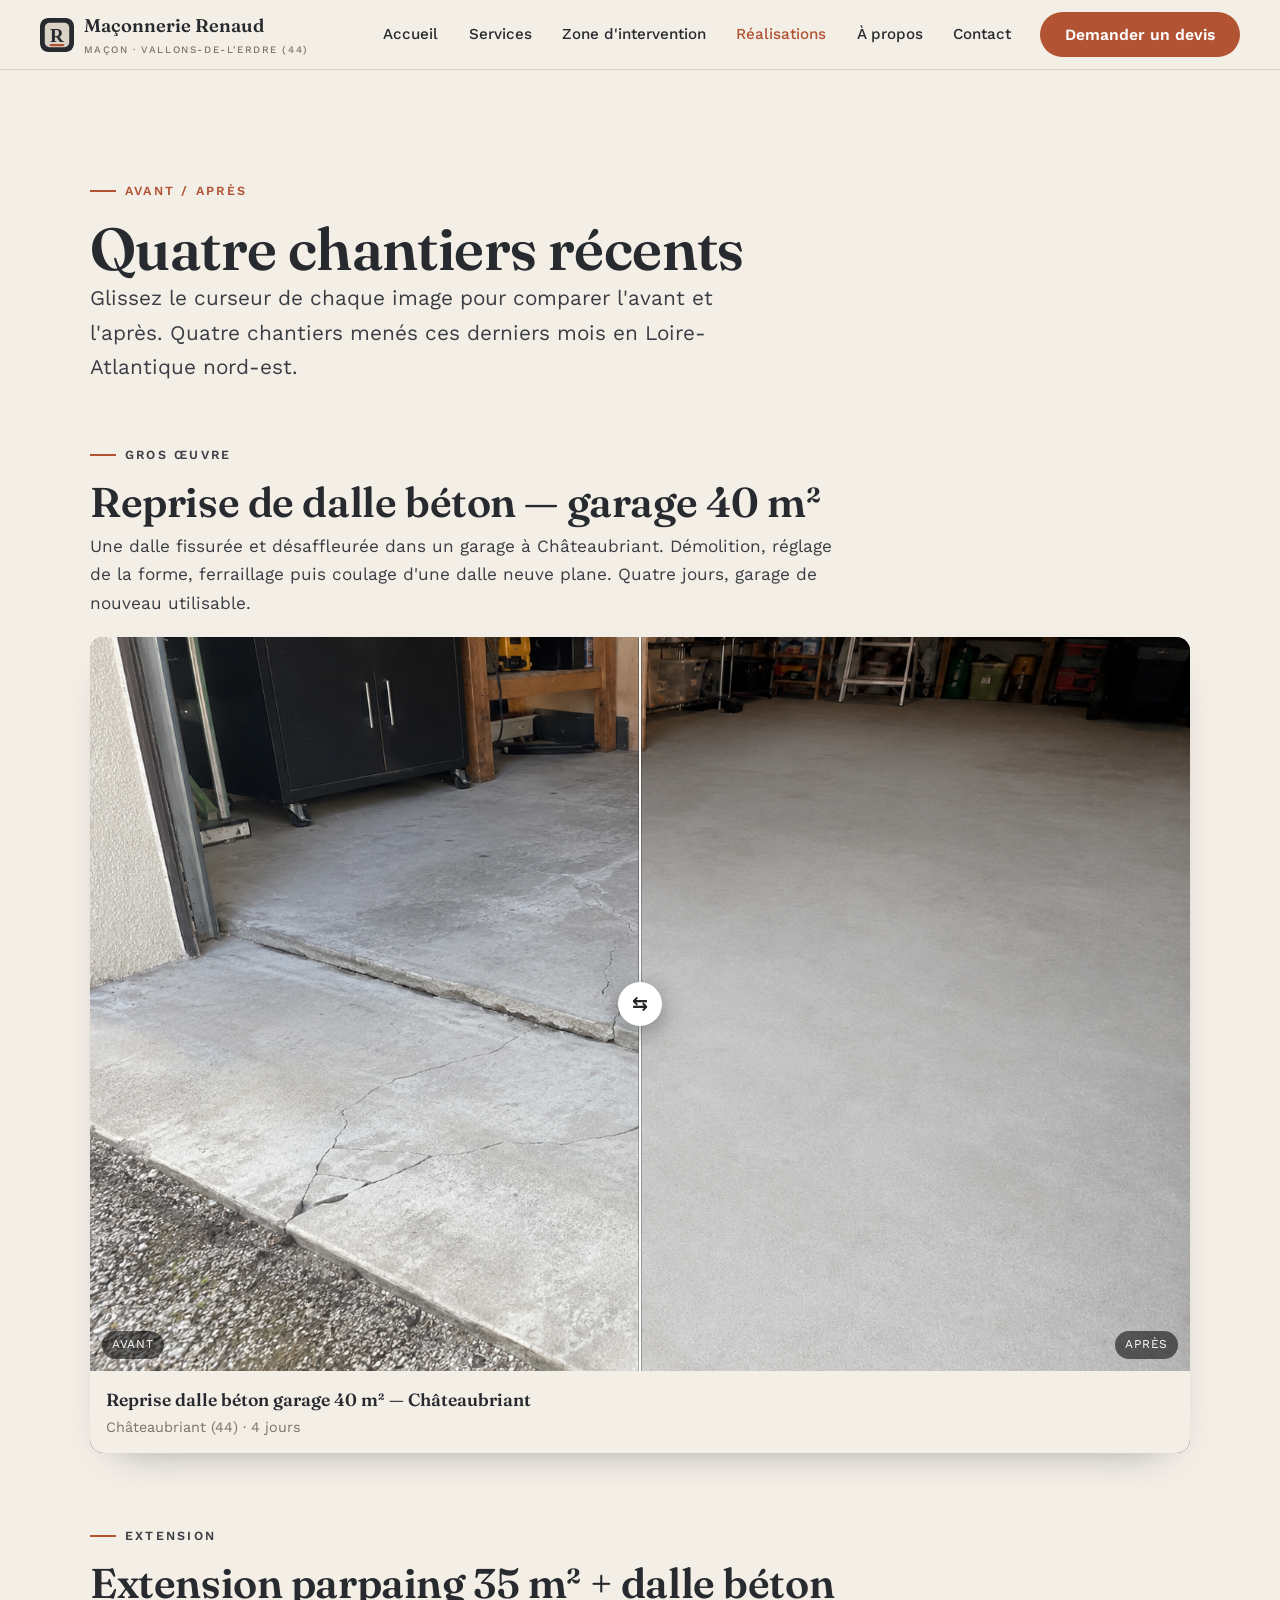
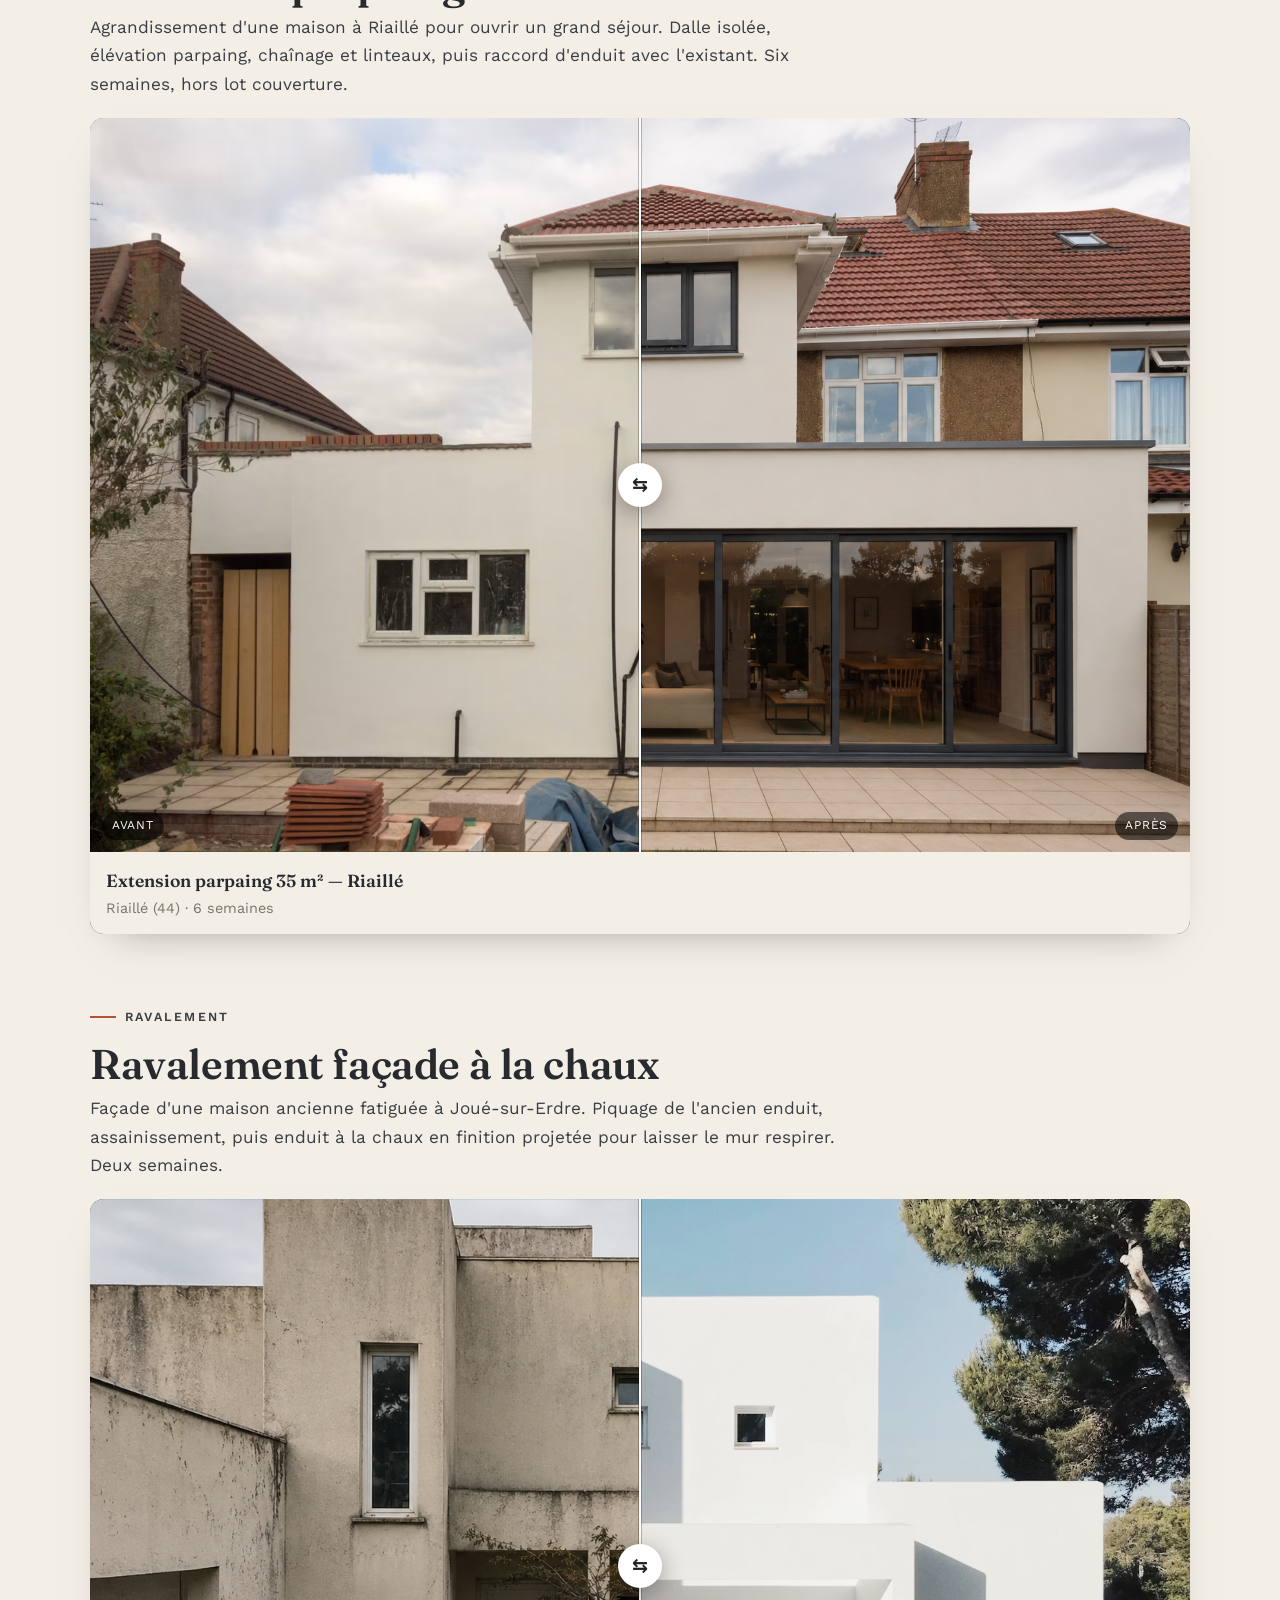
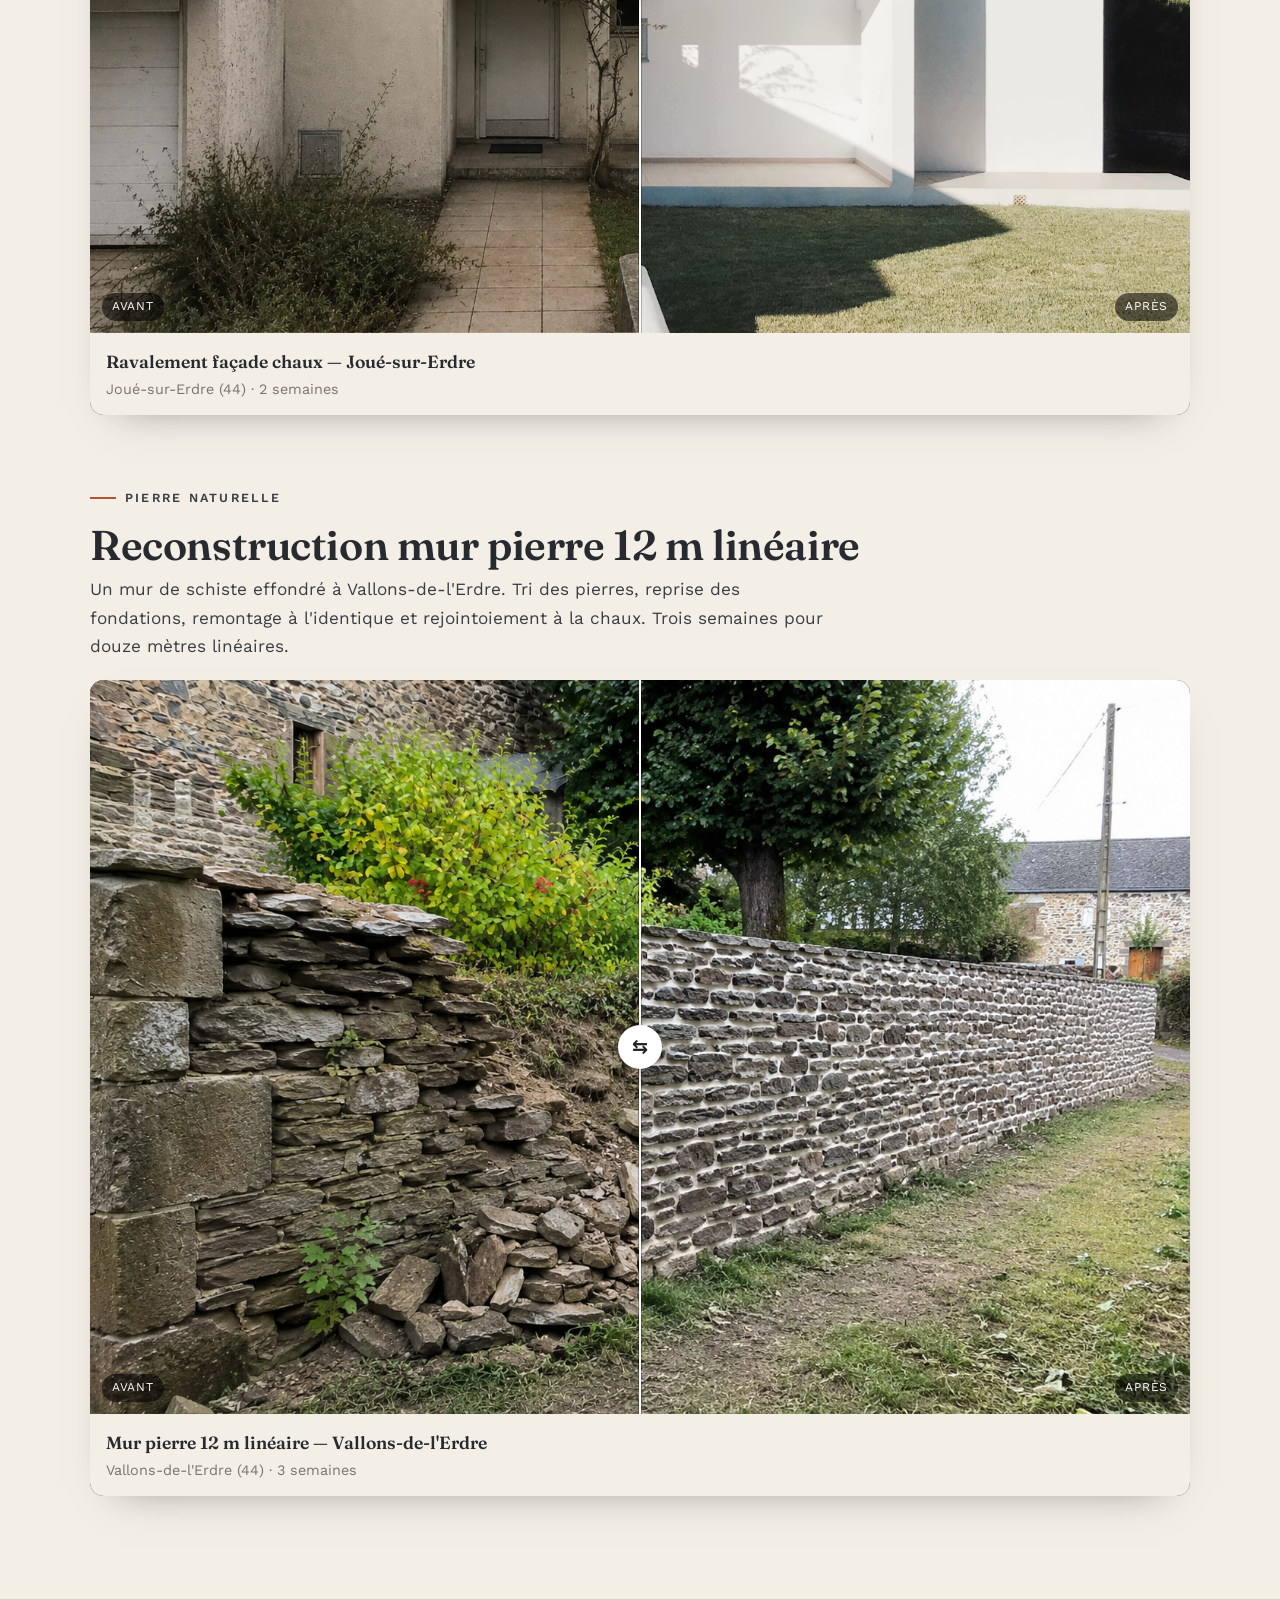
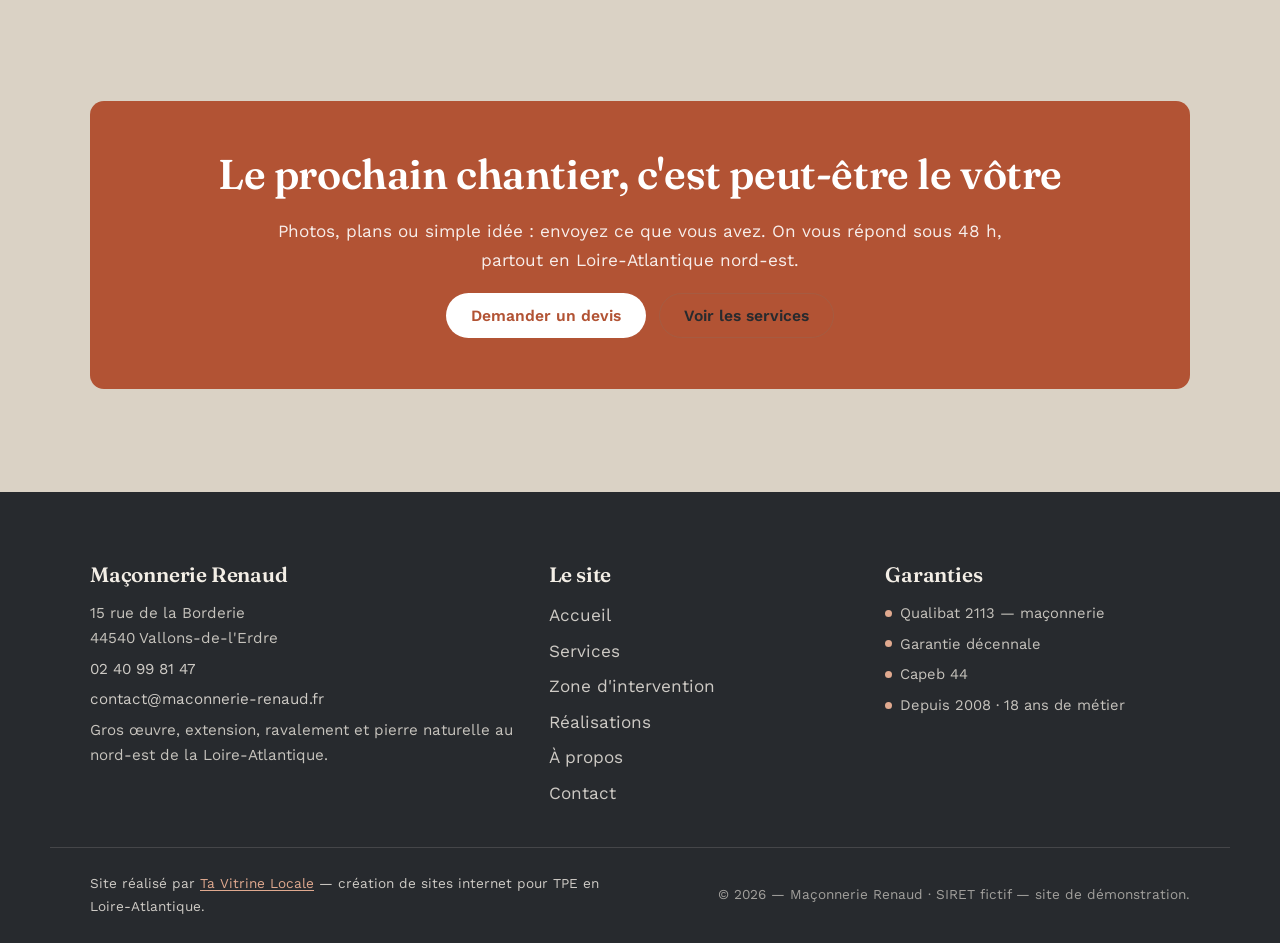
<file: realisations.html>
<!DOCTYPE html>
<html lang="fr">
<head>
  <meta charset="UTF-8">
  <meta name="viewport" content="width=device-width, initial-scale=1, viewport-fit=cover">
  <meta name="theme-color" content="#272a2e">
  <style>html,body{background:#f3eee6}</style>

  <title>Réalisations — Chantiers de maçonnerie en 44</title>
  <meta name="description" content="Quatre chantiers récents de Maçonnerie Renaud en avant / après : extension à Riaillé, ravalement à Joué-sur-Erdre, mur pierre à Vallons-de-l'Erdre, dalle à Châteaubriant.">
  <link rel="canonical" href="https://macon.tavitrinelocale.fr/realisations.html">
  <meta name="robots" content="noindex, follow" />

  <meta property="og:type" content="website">
  <meta property="og:title" content="Réalisations — Chantiers de maçonnerie en 44">
  <meta property="og:description" content="Quatre chantiers récents en avant / après, dans le nord-est de la Loire-Atlantique.">
  <meta property="og:url" content="https://macon.tavitrinelocale.fr/realisations.html">
  <meta property="og:locale" content="fr_FR">
  <meta property="og:site_name" content="Maçonnerie Renaud">
  <meta property="og:image" content="https://images.unsplash.com/photo-1704005446393-0262b4cb6877?w=1600&h=900&fit=crop&q=80&auto=format">
  <meta property="og:image:width" content="1600">
  <meta property="og:image:height" content="900">
  <meta name="twitter:card" content="summary_large_image">
  <meta name="twitter:title" content="Réalisations — Chantiers de maçonnerie en 44">
  <meta name="twitter:description" content="Quatre chantiers récents en avant / après, dans le nord-est de la Loire-Atlantique.">
  <meta name="twitter:image" content="https://images.unsplash.com/photo-1704005446393-0262b4cb6877?w=1600&h=900&fit=crop&q=80&auto=format">

  <link rel="icon" href="favicon.svg" type="image/svg+xml">
  <link rel="preconnect" href="https://fonts.googleapis.com">
  <link rel="preconnect" href="https://fonts.gstatic.com" crossorigin>
  <link href="https://fonts.googleapis.com/css2?family=Fraunces:ital,opsz,wght@0,9..144,400..700;1,9..144,400..600&family=Work+Sans:wght@300;400;500;600&display=swap" rel="stylesheet" media="print" onload="this.media='all'">
  <noscript><link href="https://fonts.googleapis.com/css2?family=Fraunces:ital,opsz,wght@0,9..144,400..700;1,9..144,400..600&family=Work+Sans:wght@300;400;500;600&display=swap" rel="stylesheet"></noscript>
  <link rel="stylesheet" href="style.css">

  <script type="application/ld+json">
  {
    "@context": "https://schema.org",
    "@type": "BreadcrumbList",
    "itemListElement": [
      { "@type": "ListItem", "position": 1, "name": "Accueil", "item": "https://macon.tavitrinelocale.fr/" },
      { "@type": "ListItem", "position": 2, "name": "Réalisations", "item": "https://macon.tavitrinelocale.fr/realisations.html" }
    ]
  }
  </script>
</head>
<body>
  <a class="skip-link" href="#main">Aller au contenu</a>

  <header class="site-header" role="banner">
    <a class="brand" href="index.html" aria-label="Maçonnerie Renaud — accueil">
      <svg class="brand__mark" viewBox="0 0 64 64" aria-hidden="true"><rect width="64" height="64" rx="14" fill="#272a2e"/><rect x="9" y="9" width="46" height="46" rx="9" fill="#dad2c5"/><text x="32" y="45" text-anchor="middle" font-family="Georgia, serif" font-size="36" font-weight="700" fill="#272a2e">R</text><rect x="18" y="49" width="28" height="4" rx="2" fill="#b25334"/></svg>
      <span>Maçonnerie Renaud<small>Maçon · Vallons-de-l'Erdre (44)</small></span>
    </a>
    <nav class="primary-nav" aria-label="Navigation principale">
      <ul>
        <li><a href="index.html">Accueil</a></li>
        <li><a href="services.html">Services</a></li>
        <li><a href="zone-intervention.html">Zone d'intervention</a></li>
        <li><a href="realisations.html" aria-current="page">Réalisations</a></li>
        <li><a href="a-propos.html">À propos</a></li>
        <li><a href="contact.html">Contact</a></li>
      </ul>
    </nav>
    <a class="btn btn--primary header-cta" href="contact.html">Demander un devis</a>
    <button class="burger" data-burger type="button" aria-label="Ouvrir le menu" aria-expanded="false" aria-controls="mobile-nav"><span></span><span></span><span></span></button>
  </header>
  <div class="nav-backdrop" data-nav-backdrop aria-hidden="true"></div>
  <nav class="mobile-nav" id="mobile-nav" data-mobile-nav aria-label="Navigation mobile">
    <a href="index.html">Accueil</a>
    <a href="services.html">Services</a>
    <a href="zone-intervention.html">Zone d'intervention</a>
    <a href="realisations.html" aria-current="page">Réalisations</a>
    <a href="a-propos.html">À propos</a>
    <a href="contact.html">Contact</a>
    <a class="btn btn--primary" href="contact.html">Demander un devis</a>
  </nav>

  <main id="main">
    <section class="section">
      <div class="container">
        <div class="section__head">
          <p class="eyebrow">Avant / après</p>
          <h1>Quatre chantiers récents</h1>
          <p class="lede">Glissez le curseur de chaque image pour comparer l'avant et l'après. Quatre chantiers menés ces derniers mois en Loire-Atlantique nord-est.</p>
        </div>

        <div class="realisations-list">

          <!-- 1 — GROS ŒUVRE -->
          <article class="realisation" id="gros-oeuvre">
            <div class="realisation__intro">
              <p class="eyebrow">Gros œuvre</p>
              <h2>Reprise de dalle béton — garage 40 m²</h2>
              <p>Une dalle fissurée et désaffleurée dans un garage à Châteaubriant. Démolition, réglage de la forme, ferraillage puis coulage d'une dalle neuve plane. Quatre jours, garage de nouveau utilisable.</p>
            </div>
            <figure class="compare" data-compare>
              <div class="compare__media">
                <img class="compare__layer compare__layer--after" src="apres-3.png" alt="Dalle béton neuve, plane et lissée, garage à Châteaubriant" width="1600" height="1067" decoding="async">
                <img class="compare__layer compare__layer--before" src="avant-3.png" alt="Dalle béton fissurée et désaffleurée avant reprise, garage à Châteaubriant" width="1600" height="1067" loading="lazy" decoding="async">
                <button type="button" class="compare__handle" data-compare-handle aria-label="Glisser pour comparer avant / après" aria-valuemin="0" aria-valuemax="100" aria-valuenow="50" role="slider">
                  <span class="compare__line" aria-hidden="true"></span>
                  <span class="compare__knob" aria-hidden="true">⇆</span>
                </button>
                <span class="compare__tag compare__tag--before" aria-hidden="true">Avant</span>
                <span class="compare__tag compare__tag--after" aria-hidden="true">Après</span>
              </div>
              <figcaption class="compare__caption">
                <strong>Reprise dalle béton garage 40 m² — Châteaubriant</strong>
                <span>Châteaubriant (44) · 4 jours</span>
              </figcaption>
            </figure>
          </article>

          <!-- 2 — EXTENSION -->
          <article class="realisation" id="extension">
            <div class="realisation__intro">
              <p class="eyebrow">Extension</p>
              <h2>Extension parpaing 35 m² + dalle béton</h2>
              <p>Agrandissement d'une maison à Riaillé pour ouvrir un grand séjour. Dalle isolée, élévation parpaing, chaînage et linteaux, puis raccord d'enduit avec l'existant. Six semaines, hors lot couverture.</p>
            </div>
            <figure class="compare" data-compare>
              <div class="compare__media">
                <img class="compare__layer compare__layer--after" src="apres-2.png" alt="Maison agrandie après extension en parpaing à Riaillé" width="1600" height="1067" loading="lazy" decoding="async">
                <img class="compare__layer compare__layer--before" src="avant-2.avif" alt="Maison avant l'extension en parpaing à Riaillé" width="1600" height="1067" loading="lazy" decoding="async">
                <button type="button" class="compare__handle" data-compare-handle aria-label="Glisser pour comparer avant / après" aria-valuemin="0" aria-valuemax="100" aria-valuenow="50" role="slider">
                  <span class="compare__line" aria-hidden="true"></span>
                  <span class="compare__knob" aria-hidden="true">⇆</span>
                </button>
                <span class="compare__tag compare__tag--before" aria-hidden="true">Avant</span>
                <span class="compare__tag compare__tag--after" aria-hidden="true">Après</span>
              </div>
              <figcaption class="compare__caption">
                <strong>Extension parpaing 35 m² — Riaillé</strong>
                <span>Riaillé (44) · 6 semaines</span>
              </figcaption>
            </figure>
          </article>

          <!-- 3 — RAVALEMENT -->
          <article class="realisation" id="ravalement">
            <div class="realisation__intro">
              <p class="eyebrow">Ravalement</p>
              <h2>Ravalement façade à la chaux</h2>
              <p>Façade d'une maison ancienne fatiguée à Joué-sur-Erdre. Piquage de l'ancien enduit, assainissement, puis enduit à la chaux en finition projetée pour laisser le mur respirer. Deux semaines.</p>
            </div>
            <figure class="compare" data-compare>
              <div class="compare__media">
                <img class="compare__layer compare__layer--after" src="apres-1.avif" alt="Façade de maison ravalée à l'enduit clair à Joué-sur-Erdre" width="1600" height="1067" loading="lazy" decoding="async">
                <img class="compare__layer compare__layer--before" src="avant-1.png" alt="Façade ancienne fatiguée et tachée avant ravalement à la chaux" width="1600" height="1067" loading="lazy" decoding="async">
                <button type="button" class="compare__handle" data-compare-handle aria-label="Glisser pour comparer avant / après" aria-valuemin="0" aria-valuemax="100" aria-valuenow="50" role="slider">
                  <span class="compare__line" aria-hidden="true"></span>
                  <span class="compare__knob" aria-hidden="true">⇆</span>
                </button>
                <span class="compare__tag compare__tag--before" aria-hidden="true">Avant</span>
                <span class="compare__tag compare__tag--after" aria-hidden="true">Après</span>
              </div>
              <figcaption class="compare__caption">
                <strong>Ravalement façade chaux — Joué-sur-Erdre</strong>
                <span>Joué-sur-Erdre (44) · 2 semaines</span>
              </figcaption>
            </figure>
          </article>

          <!-- 4 — PIERRE -->
          <article class="realisation" id="pierre">
            <div class="realisation__intro">
              <p class="eyebrow">Pierre naturelle</p>
              <h2>Reconstruction mur pierre 12 m linéaire</h2>
              <p>Un mur de schiste effondré à Vallons-de-l'Erdre. Tri des pierres, reprise des fondations, remontage à l'identique et rejointoiement à la chaux. Trois semaines pour douze mètres linéaires.</p>
            </div>
            <figure class="compare" data-compare>
              <div class="compare__media">
                <img class="compare__layer compare__layer--after" src="apres-4.png" alt="Mur en pierre reconstruit et rejointoyé proprement à Vallons-de-l'Erdre" width="1600" height="1067" loading="lazy" decoding="async">
                <img class="compare__layer compare__layer--before" src="avant-4.png" alt="Mur de schiste effondré avant reconstruction à Vallons-de-l'Erdre" width="1600" height="1067" loading="lazy" decoding="async">
                <button type="button" class="compare__handle" data-compare-handle aria-label="Glisser pour comparer avant / après" aria-valuemin="0" aria-valuemax="100" aria-valuenow="50" role="slider">
                  <span class="compare__line" aria-hidden="true"></span>
                  <span class="compare__knob" aria-hidden="true">⇆</span>
                </button>
                <span class="compare__tag compare__tag--before" aria-hidden="true">Avant</span>
                <span class="compare__tag compare__tag--after" aria-hidden="true">Après</span>
              </div>
              <figcaption class="compare__caption">
                <strong>Mur pierre 12 m linéaire — Vallons-de-l'Erdre</strong>
                <span>Vallons-de-l'Erdre (44) · 3 semaines</span>
              </figcaption>
            </figure>
          </article>

        </div>
      </div>
    </section>

    <section class="section section--beton">
      <div class="container">
        <div class="cta-band">
          <h2>Le prochain chantier, c'est peut-être le vôtre</h2>
          <p>Photos, plans ou simple idée : envoyez ce que vous avez. On vous répond sous 48 h, partout en Loire-Atlantique nord-est.</p>
          <div class="btn-row">
            <a class="btn btn--primary" href="contact.html">Demander un devis</a>
            <a class="btn btn--ghost" href="services.html">Voir les services</a>
          </div>
        </div>
      </div>
    </section>
  </main>

  <footer class="site-footer" role="contentinfo">
    <div class="container footer-grid">
      <div class="footer-id">
        <h2>Maçonnerie Renaud</h2>
        <p>15 rue de la Borderie<br>44540 Vallons-de-l'Erdre</p>
        <p><a href="tel:+33240998147">02 40 99 81 47</a></p>
        <p><a href="mailto:contact@maconnerie-renaud.fr">contact@maconnerie-renaud.fr</a></p>
        <p>Gros œuvre, extension, ravalement et pierre naturelle au nord-est de la Loire-Atlantique.</p>
      </div>
      <nav class="footer-nav" aria-label="Plan du site">
        <h2>Le site</h2>
        <ul>
          <li><a href="index.html">Accueil</a></li>
          <li><a href="services.html">Services</a></li>
          <li><a href="zone-intervention.html">Zone d'intervention</a></li>
          <li><a href="realisations.html">Réalisations</a></li>
          <li><a href="a-propos.html">À propos</a></li>
          <li><a href="contact.html">Contact</a></li>
        </ul>
      </nav>
      <div class="footer-certifs">
        <h2>Garanties</h2>
        <ul>
          <li>Qualibat 2113 — maçonnerie</li>
          <li>Garantie décennale</li>
          <li>Capeb 44</li>
          <li>Depuis 2008 · 18 ans de métier</li>
        </ul>
      </div>
    </div>
    <div class="container footer-bottom">
      <p class="credit">Site réalisé par <a href="https://tavitrinelocale.fr" rel="noopener">Ta Vitrine Locale</a> — création de sites internet pour TPE en Loire-Atlantique.</p>
      <p class="copyright">© 2026 — Maçonnerie Renaud · SIRET fictif — site de démonstration.</p>
    </div>
  </footer>

  <script src="script.js" defer></script>
</body>
</html>
</file>
<file: style.css>
/* =====================================================================
   Maçonnerie Renaud — feuille de style unique
   Charte : ardoise / chaux / terre cuite / béton / pierre
   Polices : Fraunces (titres) + Work Sans (texte)
   Mobile-first. Aucun framework.
   ===================================================================== */

/* ------------------------------- Tokens ---------------------------- */
:root {
  --ardoise: #272a2e;     /* texte & sections sombres */
  --ardoise-2: #3a3e44;   /* nuance ardoise claire */
  --chaux: #f3eee6;       /* fond général */
  --chaux-2: #fbf9f5;     /* surfaces / cartes claires */
  --terre: #b25334;       /* accent : CTA, liens, chiffres */
  --terre-dark: #964127;  /* hover accent */
  --beton: #dad2c5;       /* surfaces secondaires */
  --pierre: #7c7468;      /* texte secondaire, bordures */
  --pierre-line: rgba(124, 116, 104, 0.24);

  --font-titre: 'Fraunces', Georgia, 'Times New Roman', serif;
  --font-texte: 'Work Sans', system-ui, -apple-system, Segoe UI, Roboto, sans-serif;

  --radius: 14px;
  --radius-sm: 10px;
  --shadow-sm: 0 2px 8px -4px rgba(39, 42, 46, 0.25);
  --shadow-md: 0 18px 40px -28px rgba(39, 42, 46, 0.55);
  --shadow-lg: 0 30px 70px -40px rgba(39, 42, 46, 0.6);

  --container: 1180px;
  --gap: clamp(1rem, 3vw, 2rem);
  --section-y: clamp(3.5rem, 8vw, 6.5rem);
  --ease: cubic-bezier(0.16, 1, 0.3, 1);
}

/* ------------------------------- Reset ----------------------------- */
*, *::before, *::after { box-sizing: border-box; }
* { margin: 0; }
html { -webkit-text-size-adjust: 100%; scroll-behavior: smooth; }
body {
  font-family: var(--font-texte);
  font-weight: 400;
  font-size: clamp(1rem, 0.96rem + 0.2vw, 1.075rem);
  line-height: 1.65;
  color: var(--ardoise);
  background: var(--chaux);
  -webkit-font-smoothing: antialiased;
  text-rendering: optimizeLegibility;
  overflow-x: hidden;
}
img, svg { display: block; max-width: 100%; }
a { color: var(--terre); text-decoration-thickness: 1px; text-underline-offset: 3px; }
a:hover { color: var(--terre-dark); }
ul { list-style: none; padding: 0; }
button { font: inherit; cursor: pointer; }
:focus-visible { outline: 3px solid var(--terre); outline-offset: 3px; border-radius: 4px; }

/* ---------------------------- Typographie -------------------------- */
h1, h2, h3, h4 {
  font-family: var(--font-titre);
  font-weight: 600;
  line-height: 1.1;
  letter-spacing: -0.01em;
  color: var(--ardoise);
}
h1 { font-size: clamp(2.1rem, 1.4rem + 3.4vw, 3.7rem); }
h2 { font-size: clamp(1.7rem, 1.2rem + 2.2vw, 2.6rem); }
h3 { font-size: clamp(1.2rem, 1.05rem + 0.7vw, 1.45rem); }
p { max-width: 68ch; }
.lede { font-size: clamp(1.1rem, 1rem + 0.6vw, 1.3rem); color: var(--ardoise-2); }
em { font-style: italic; color: var(--terre); }
strong { font-weight: 600; }

/* ---------------------------- Utilitaires -------------------------- */
.container { width: 100%; max-width: var(--container); margin-inline: auto; padding-inline: clamp(1.1rem, 4vw, 2.5rem); }
.section { padding-block: var(--section-y); }
.section--dark { background: var(--ardoise); color: var(--chaux); }
.section--dark h1, .section--dark h2, .section--dark h3 { color: var(--chaux); }
.section--dark .lede { color: rgba(243, 238, 230, 0.82); }
.section--beton { background: var(--beton); }
.eyebrow {
  display: inline-flex; align-items: center; gap: 0.55rem;
  font-size: 0.78rem; font-weight: 600; letter-spacing: 0.18em; text-transform: uppercase;
  color: var(--terre); margin-bottom: 0.9rem;
}
.eyebrow::before { content: ""; width: 26px; height: 2px; background: var(--terre); }
.section--dark .eyebrow { color: #e0a98f; }
.section--dark .eyebrow::before { background: #e0a98f; }
.section__head { max-width: 60ch; margin-bottom: clamp(2rem, 5vw, 3.25rem); }
.skip-link {
  position: absolute; left: 1rem; top: -100px; z-index: 200;
  background: var(--ardoise); color: var(--chaux); padding: 0.7rem 1.1rem; border-radius: var(--radius-sm);
  transition: top 0.2s ease;
}
.skip-link:focus { top: 1rem; color: var(--chaux); }
.visually-hidden {
  position: absolute !important; width: 1px; height: 1px; padding: 0; margin: -1px;
  overflow: hidden; clip: rect(0 0 0 0); white-space: nowrap; border: 0;
}

/* ----------------------------- Boutons ----------------------------- */
.btn {
  display: inline-flex; align-items: center; justify-content: center; gap: 0.5rem;
  padding: 0.85rem 1.5rem; border-radius: 999px; border: 1.5px solid transparent;
  font-weight: 600; font-size: 0.98rem; text-decoration: none; line-height: 1;
  transition: transform 0.25s var(--ease), background 0.2s ease, color 0.2s ease, border-color 0.2s ease;
}
.btn:hover { transform: translateY(-2px); }
.btn--primary { background: var(--terre); color: #fff; }
.btn--primary:hover { background: var(--terre-dark); color: #fff; }
.btn--ghost { background: transparent; color: var(--ardoise); border-color: var(--pierre-line); }
.btn--ghost:hover { border-color: var(--ardoise); color: var(--ardoise); }
.section--dark .btn--ghost { color: var(--chaux); border-color: rgba(243, 238, 230, 0.35); }
.section--dark .btn--ghost:hover { border-color: var(--chaux); color: var(--chaux); }
.btn-row { display: flex; flex-wrap: wrap; gap: 0.85rem; }

/* ------------------------------ Header ----------------------------- */
.site-header {
  position: sticky; top: 0; z-index: 100;
  display: flex; align-items: center; gap: 1rem;
  padding: 0.7rem clamp(1.1rem, 4vw, 2.5rem);
  background: rgba(243, 238, 230, 0.9);
  backdrop-filter: blur(10px); -webkit-backdrop-filter: blur(10px);
  border-bottom: 1px solid var(--pierre-line);
}
.brand { display: inline-flex; align-items: center; gap: 0.6rem; text-decoration: none; color: var(--ardoise); font-family: var(--font-titre); font-weight: 600; font-size: 1.15rem; }
.brand:hover { color: var(--ardoise); }
.brand__mark { width: 34px; height: 34px; flex: none; border-radius: 8px; }
.brand span small { display: block; font-family: var(--font-texte); font-size: 0.62rem; font-weight: 500; letter-spacing: 0.16em; text-transform: uppercase; color: var(--pierre); }
.primary-nav { display: none; margin-left: auto; }
.primary-nav ul { display: flex; gap: 0.3rem; }
.primary-nav a {
  display: inline-block; padding: 0.5rem 0.8rem; border-radius: 999px;
  color: var(--ardoise); text-decoration: none; font-weight: 500; font-size: 0.95rem;
  transition: background 0.2s ease, color 0.2s ease;
}
.primary-nav a:hover { background: rgba(124, 116, 104, 0.12); color: var(--ardoise); }
.primary-nav a[aria-current="page"] { color: var(--terre); }
.header-cta { display: none; }
.burger {
  margin-left: auto; width: 46px; height: 46px; border: 1px solid var(--pierre-line);
  background: var(--chaux-2); border-radius: 10px; display: inline-flex; flex-direction: column;
  align-items: center; justify-content: center; gap: 5px;
}
.burger span { width: 20px; height: 2px; background: var(--ardoise); border-radius: 2px; transition: transform 0.25s ease, opacity 0.2s ease; }
.burger[aria-expanded="true"] span:nth-child(1) { transform: translateY(7px) rotate(45deg); }
.burger[aria-expanded="true"] span:nth-child(2) { opacity: 0; }
.burger[aria-expanded="true"] span:nth-child(3) { transform: translateY(-7px) rotate(-45deg); }

/* Menu mobile */
.mobile-nav {
  position: fixed; inset: 0 0 0 auto; width: min(82vw, 340px); z-index: 110;
  background: var(--ardoise); color: var(--chaux); padding: 5rem 1.6rem 2rem;
  display: flex; flex-direction: column; gap: 0.3rem;
  transform: translateX(100%); visibility: hidden;
  transition: transform 0.32s var(--ease), visibility 0s linear 0.32s;
  box-shadow: var(--shadow-lg);
}
.mobile-nav[data-open] { transform: translateX(0); visibility: visible; transition: transform 0.32s var(--ease), visibility 0s; }
.mobile-nav a { color: var(--chaux); text-decoration: none; font-family: var(--font-titre); font-size: 1.4rem; padding: 0.55rem 0; border-bottom: 1px solid rgba(243, 238, 230, 0.12); }
.mobile-nav a[aria-current="page"] { color: #e0a98f; }
.mobile-nav .btn { margin-top: 1.2rem; }
.nav-backdrop { position: fixed; inset: 0; z-index: 105; background: rgba(20, 18, 16, 0.5); opacity: 0; pointer-events: none; transition: opacity 0.3s ease; }
.nav-backdrop[data-open] { opacity: 1; pointer-events: auto; }

/* ------------------------------- Hero ------------------------------ */
.hero {
  position: relative; isolation: isolate; color: var(--chaux);
  display: grid; align-items: end; min-height: clamp(520px, 82vh, 760px);
  padding-block: clamp(3rem, 9vw, 6rem);
  background: var(--ardoise);
  overflow: hidden;
}
.hero__bg { position: absolute; inset: 0; z-index: 0; }
.hero__bg svg { width: 100%; height: 100%; }
.hero::after {
  content: ""; position: absolute; inset: 0; z-index: 1; pointer-events: none;
  background: linear-gradient(180deg, rgba(20, 18, 16, 0.4) 0%, rgba(20, 18, 16, 0.82) 100%);
}
.hero__inner { position: relative; z-index: 2; display: grid; gap: 1.4rem; max-width: 56ch; }
.hero h1 { color: #fff; }
.hero h1 em { color: #e7b49b; }
.hero .lede { color: rgba(243, 238, 230, 0.9); }
.hero__proof { display: flex; flex-wrap: wrap; gap: 0.5rem 1.2rem; margin-top: 0.4rem; font-size: 0.9rem; color: rgba(243, 238, 230, 0.85); }
.hero__proof li { display: inline-flex; align-items: center; gap: 0.45rem; }
.hero__proof li::before { content: ""; width: 7px; height: 7px; border-radius: 50%; background: var(--terre); }

/* --------------------------- Grilles / cartes ---------------------- */
.grid { display: grid; gap: var(--gap); }
.card {
  background: var(--chaux-2); border: 1px solid var(--pierre-line); border-radius: var(--radius);
  padding: clamp(1.3rem, 3vw, 1.8rem); box-shadow: var(--shadow-sm);
  transition: transform 0.3s var(--ease), box-shadow 0.3s ease;
}
.card--link { text-decoration: none; color: inherit; display: block; }
.card--link:hover { transform: translateY(-4px); box-shadow: var(--shadow-md); color: inherit; }
.card__num { font-family: var(--font-titre); font-size: 1.1rem; color: var(--terre); font-weight: 600; }
.card h3 { margin: 0.5rem 0 0.4rem; }
.card p { color: var(--ardoise-2); font-size: 0.97rem; }
.card__more { display: inline-flex; align-items: center; gap: 0.4rem; margin-top: 0.9rem; font-weight: 600; font-size: 0.92rem; color: var(--terre); }
.card__icon { width: 40px; height: 40px; color: var(--terre); margin-bottom: 0.6rem; }

.specialites { grid-template-columns: 1fr; }
.pourquoi { grid-template-columns: 1fr; }
.pourquoi .card { background: rgba(243, 238, 230, 0.06); border-color: rgba(243, 238, 230, 0.16); box-shadow: none; }
.pourquoi .card h3 { color: var(--chaux); }
.pourquoi .card p { color: rgba(243, 238, 230, 0.78); }
.pourquoi .card__num { color: #e0a98f; }

/* --------------------------- Image placeholder --------------------- */
/* Remplacé en prompt3 par des <img> Unsplash 1600x1067 (ratio 3:2) */
.ph {
  position: relative; aspect-ratio: 3 / 2; border-radius: var(--radius); overflow: hidden;
  display: grid; place-items: center; color: rgba(243, 238, 230, 0.92);
  background: linear-gradient(135deg, var(--pierre), var(--ardoise));
  border: 1px solid var(--pierre-line);
}
.ph::after {
  content: ""; position: absolute; inset: 0; opacity: 0.5;
  background-image: linear-gradient(rgba(255,255,255,0.06) 2px, transparent 2px), linear-gradient(90deg, rgba(255,255,255,0.06) 2px, transparent 2px);
  background-size: 48px 26px;
}
.ph__label { position: relative; z-index: 1; font-family: var(--font-titre); font-size: 1.05rem; text-align: center; padding: 0 1rem; }
.ph__icon { position: relative; z-index: 1; width: 46px; height: 46px; opacity: 0.85; margin-bottom: 0.5rem; }
.ph--terre { background: linear-gradient(135deg, #c4673f, var(--terre-dark)); }
.ph--beton { background: linear-gradient(135deg, #cbb79a, var(--pierre)); color: var(--ardoise); }

/* Images réelles (remplacent les placeholders .ph) */
.hero__bg img { width: 100%; height: 100%; object-fit: cover; display: block; }
.service-block__img { width: 100%; aspect-ratio: 3 / 2; object-fit: cover; border-radius: var(--radius); display: block; box-shadow: var(--shadow-sm); }
.apropos-portrait { width: 100%; aspect-ratio: 4 / 5; object-fit: cover; border-radius: var(--radius); display: block; box-shadow: var(--shadow-md); }
.equipe-photo { width: 100%; aspect-ratio: 16 / 9; object-fit: cover; border-radius: var(--radius); display: block; margin-bottom: var(--gap); box-shadow: var(--shadow-sm); }
.zone-photo { width: 100%; aspect-ratio: 16 / 9; object-fit: cover; border-radius: var(--radius); display: block; margin-bottom: 2rem; box-shadow: var(--shadow-md); }

/* ----------------------- Compare slider (prompt1) ------------------ */
.compare { position: relative; margin: 0; border-radius: var(--radius); overflow: hidden; background: #1a1612; box-shadow: var(--shadow-md); }
.compare__media { position: relative; aspect-ratio: 3 / 2; overflow: hidden; touch-action: pan-y; user-select: none; -webkit-user-select: none; }
.compare__layer { position: absolute; inset: 0; width: 100%; height: 100%; object-fit: cover; display: block; }
.compare__layer--before { clip-path: inset(0 calc(100% - var(--split, 50%)) 0 0); }
/* habillage placeholder des calques (supprimé quand <img> réels) */
.compare__layer--after  { background: linear-gradient(135deg, #c4673f, #8f3f24); color: #fff; }
.compare__layer--before { color: #efe9df; }
.compare__ph { position: absolute; top: 50%; left: 50%; transform: translate(-50%, -50%); width: 90%; text-align: center; font-family: var(--font-titre); font-size: clamp(1rem, 2.5vw, 1.4rem); padding: 1rem; }
.compare__ph small { display: block; font-family: var(--font-texte); font-size: 0.8rem; letter-spacing: 0.12em; text-transform: uppercase; opacity: 0.85; margin-bottom: 0.3rem; }
.compare__handle { position: absolute; top: 0; left: var(--split, 50%); transform: translateX(-50%); height: 100%; width: 44px; background: transparent; border: 0; cursor: ew-resize; padding: 0; display: flex; align-items: center; justify-content: center; touch-action: none; z-index: 3; }
.compare__handle:focus-visible { outline: 3px solid #fff; outline-offset: 4px; }
.compare__line { position: absolute; top: 0; bottom: 0; left: 50%; width: 2px; background: #fff; transform: translateX(-50%); box-shadow: 0 0 0 1px rgba(0, 0, 0, 0.25); }
.compare__knob { position: relative; width: 44px; height: 44px; border-radius: 999px; background: #fff; color: #222; display: flex; align-items: center; justify-content: center; font-weight: 700; font-size: 1.2rem; box-shadow: 0 6px 24px rgba(0, 0, 0, 0.35); }
.compare__tag { position: absolute; bottom: 12px; padding: 4px 10px; font-size: 12px; letter-spacing: 0.06em; text-transform: uppercase; background: rgba(0, 0, 0, 0.55); color: #fff; border-radius: 999px; z-index: 2; }
.compare__tag--before { left: 12px; }
.compare__tag--after { right: 12px; }
.compare__caption { display: flex; flex-direction: column; gap: 2px; padding: 14px 16px; background: var(--chaux); color: var(--ardoise); }
.compare__caption strong { font-family: var(--font-titre); font-size: 1.1rem; font-weight: 600; }
.compare__caption span { color: var(--pierre); font-size: 0.9rem; }

.realisations-list { display: grid; gap: clamp(2.5rem, 6vw, 4rem); }
.realisation { display: grid; gap: 1.25rem; scroll-margin-top: 90px; }
.realisation__intro h2 { margin-bottom: 0.4rem; }
.realisation__intro p { color: var(--ardoise-2); }

/* ------------------------------ Médias ----------------------------- */
.media-figure { margin: 0; }
.media-figure figcaption { color: var(--pierre); font-size: 0.88rem; margin-top: 0.5rem; }

/* --------------------------- Témoignages --------------------------- */
.temoignages { grid-template-columns: 1fr; }
.temoignage { background: var(--chaux-2); border: 1px solid var(--pierre-line); border-left: 3px solid var(--terre); border-radius: var(--radius); padding: 1.5rem; box-shadow: var(--shadow-sm); }
.temoignage p { font-family: var(--font-titre); font-size: 1.12rem; font-style: italic; color: var(--ardoise); }
.temoignage footer { margin-top: 0.9rem; font-size: 0.88rem; color: var(--pierre); font-style: normal; }

/* ----------------------------- Services ---------------------------- */
.service-block { display: grid; gap: 1.5rem; padding-block: clamp(2rem, 5vw, 3rem); border-top: 1px solid var(--pierre-line); scroll-margin-top: 90px; }
.service-block:first-of-type { border-top: 0; }
.service-block h2 { margin-bottom: 0.3rem; }
.service-block__lead { color: var(--ardoise-2); }
.service-list { display: grid; gap: 0.5rem; margin-top: 0.5rem; }
.service-list li { display: flex; align-items: flex-start; gap: 0.6rem; }
.service-list li::before { content: ""; flex: none; width: 8px; height: 8px; margin-top: 0.55rem; background: var(--terre); border-radius: 2px; transform: rotate(45deg); }

/* --------------------------- Zone / carte -------------------------- */
.zone-map { background: var(--ardoise); border-radius: var(--radius); padding: clamp(1.2rem, 4vw, 2rem); }
.zone-map svg { width: 100%; height: auto; }
.zone-map__dot { fill: var(--terre); }
.zone-map__label { fill: var(--chaux); font-family: var(--font-texte); font-size: 13px; font-weight: 500; }
.zone-map__base { fill: none; stroke: rgba(243, 238, 230, 0.35); stroke-width: 1.5; }
.zone-map__zone { fill: rgba(178, 83, 52, 0.16); stroke: rgba(178, 83, 52, 0.55); stroke-width: 1.5; }
.villes { display: grid; gap: var(--gap); margin-top: 2.5rem; }
.ville { background: var(--chaux-2); border: 1px solid var(--pierre-line); border-radius: var(--radius); padding: 1.5rem; box-shadow: var(--shadow-sm); }
.ville h3 { color: var(--terre); }
.ville p { color: var(--ardoise-2); font-size: 0.97rem; margin-top: 0.4rem; }
.commune-list { display: flex; flex-wrap: wrap; gap: 0.6rem; margin-top: 1.5rem; }
.commune-list li { background: var(--beton); border-radius: 999px; padding: 0.4rem 1rem; font-size: 0.9rem; color: var(--ardoise); }

/* --------------------------- À propos ------------------------------ */
.apropos-lede p { margin-bottom: 1rem; }
.certifs { display: grid; gap: 1rem; margin-top: 1rem; }
.certif { display: flex; align-items: center; gap: 0.9rem; background: var(--chaux-2); border: 1px solid var(--pierre-line); border-radius: var(--radius-sm); padding: 1rem 1.2rem; }
.certif svg { width: 30px; height: 30px; color: var(--terre); flex: none; }
.certif strong { display: block; }
.certif span { font-size: 0.88rem; color: var(--pierre); }
.valeurs { display: grid; gap: 0.8rem; margin-top: 1rem; }
.valeurs li { display: flex; gap: 0.7rem; align-items: flex-start; }
.valeurs li::before { content: "—"; color: var(--terre); font-weight: 700; }
.equipe { display: grid; gap: var(--gap); }

/* ----------------------------- Contact ----------------------------- */
.contact-grid { display: grid; gap: clamp(2rem, 5vw, 3rem); }
.form { display: grid; gap: 1.1rem; background: var(--chaux-2); border: 1px solid var(--pierre-line); border-radius: var(--radius); padding: clamp(1.4rem, 4vw, 2rem); box-shadow: var(--shadow-sm); }
.field { display: grid; gap: 0.4rem; }
.field label { font-weight: 600; font-size: 0.92rem; }
.field .req { color: var(--terre); }
.field input, .field select, .field textarea {
  font: inherit; color: var(--ardoise); background: #fff;
  border: 1.5px solid var(--pierre-line); border-radius: var(--radius-sm); padding: 0.7rem 0.9rem; width: 100%;
}
.field input:focus, .field select:focus, .field textarea:focus { outline: none; border-color: var(--terre); box-shadow: 0 0 0 3px rgba(178, 83, 52, 0.18); }
.field textarea { min-height: 130px; resize: vertical; }
.field--grid { display: grid; gap: 1.1rem; }
.checkbox { display: flex; align-items: flex-start; gap: 0.6rem; }
.checkbox input { width: auto; margin-top: 0.25rem; }
.checkbox label { font-weight: 400; font-size: 0.9rem; color: var(--ardoise-2); }
.form__status { background: var(--ardoise); color: var(--chaux); border-radius: var(--radius); padding: 1.6rem; text-align: center; }
.form__status h3 { color: var(--chaux); }
.form__status svg { width: 44px; height: 44px; color: #e0a98f; margin: 0 auto 0.8rem; }
.contact-info { display: grid; gap: 1.2rem; align-content: start; }
.info-card { background: var(--chaux-2); border: 1px solid var(--pierre-line); border-radius: var(--radius); padding: 1.4rem; }
.info-card h3 { margin-bottom: 0.6rem; }
.info-card a { font-weight: 600; }
.info-line { display: flex; gap: 0.6rem; align-items: center; margin-bottom: 0.35rem; }
.info-line svg { width: 20px; height: 20px; color: var(--terre); flex: none; }
.hours { display: grid; gap: 0.3rem; }
.hours div { display: flex; justify-content: space-between; gap: 1rem; border-bottom: 1px dashed var(--pierre-line); padding-block: 0.35rem; }
.mentions { margin-top: 2.5rem; padding-top: 2rem; border-top: 1px solid var(--pierre-line); }
.mentions h2 { font-size: 1.4rem; }
.mentions p { color: var(--pierre); font-size: 0.92rem; margin-bottom: 0.7rem; }

/* ------------------------------ CTA band --------------------------- */
.cta-band { background: var(--terre); color: #fff; border-radius: var(--radius); padding: clamp(2rem, 6vw, 3.2rem); text-align: center; display: grid; gap: 1.2rem; justify-items: center; }
.cta-band h2 { color: #fff; }
.cta-band p { color: rgba(255, 255, 255, 0.9); margin-inline: auto; }
.cta-band .btn--primary { background: #fff; color: var(--terre); }
.cta-band .btn--primary:hover { background: var(--ardoise); color: #fff; }

/* ------------------------------ Footer ----------------------------- */
.site-footer { background: var(--ardoise); color: rgba(243, 238, 230, 0.78); padding-block: clamp(3rem, 7vw, 4.5rem) 1.6rem; }
.footer-grid { display: grid; gap: 2rem; }
.site-footer h2 { color: var(--chaux); font-size: 1.3rem; margin-bottom: 0.9rem; }
.site-footer a { color: rgba(243, 238, 230, 0.82); text-decoration: none; }
.site-footer a:hover { color: #fff; }
.footer-id p { margin-bottom: 0.35rem; font-size: 0.95rem; }
.footer-nav ul { display: grid; gap: 0.45rem; }
.footer-certifs li { display: flex; align-items: center; gap: 0.5rem; margin-bottom: 0.4rem; font-size: 0.92rem; }
.footer-certifs li::before { content: ""; width: 7px; height: 7px; border-radius: 50%; background: #e0a98f; }
.footer-bottom { margin-top: 2.5rem; padding-top: 1.5rem; border-top: 1px solid rgba(243, 238, 230, 0.14); display: grid; gap: 0.6rem; font-size: 0.85rem; color: rgba(243, 238, 230, 0.6); }
.footer-bottom .credit { color: rgba(243, 238, 230, 0.82); }
.footer-bottom .credit a { color: #e0a98f; text-decoration: underline; text-underline-offset: 2px; }

/* --------------------------- Breakpoints --------------------------- */
@media (min-width: 600px) {
  .specialites { grid-template-columns: repeat(2, 1fr); }
  .temoignages { grid-template-columns: repeat(2, 1fr); }
  .field--grid { grid-template-columns: 1fr 1fr; }
  .villes { grid-template-columns: repeat(2, 1fr); }
}
@media (min-width: 880px) {
  .primary-nav { display: block; }
  .header-cta { display: inline-flex; }
  .burger { display: none; }
  .mobile-nav, .nav-backdrop { display: none; }
  .specialites { grid-template-columns: repeat(4, 1fr); }
  .pourquoi { grid-template-columns: repeat(3, 1fr); }
  .footer-grid { grid-template-columns: 1.4fr 1fr 1fr; }
  .footer-bottom { grid-template-columns: 1fr auto; align-items: center; }
  .footer-bottom .copyright { text-align: right; }
  .service-block { grid-template-columns: 1.1fr 0.9fr; align-items: center; }
  .service-block__media { order: 2; }
  .service-block:nth-child(even) .service-block__media { order: 0; }
  .contact-grid { grid-template-columns: 1.3fr 0.7fr; align-items: start; }
  .equipe { grid-template-columns: repeat(2, 1fr); }
  .apropos-grid { grid-template-columns: 1.3fr 0.7fr; gap: clamp(2rem, 5vw, 3.5rem); align-items: start; }
  .villes { grid-template-columns: repeat(3, 1fr); }
}
@media (min-width: 1024px) {
  .hero__inner { max-width: 60ch; }
}

/* ------------------------- Mouvement réduit ------------------------ */
@media (prefers-reduced-motion: reduce) {
  html { scroll-behavior: auto; }
  *, *::before, *::after { animation-duration: 0.001ms !important; transition-duration: 0.001ms !important; }
}
</file>
